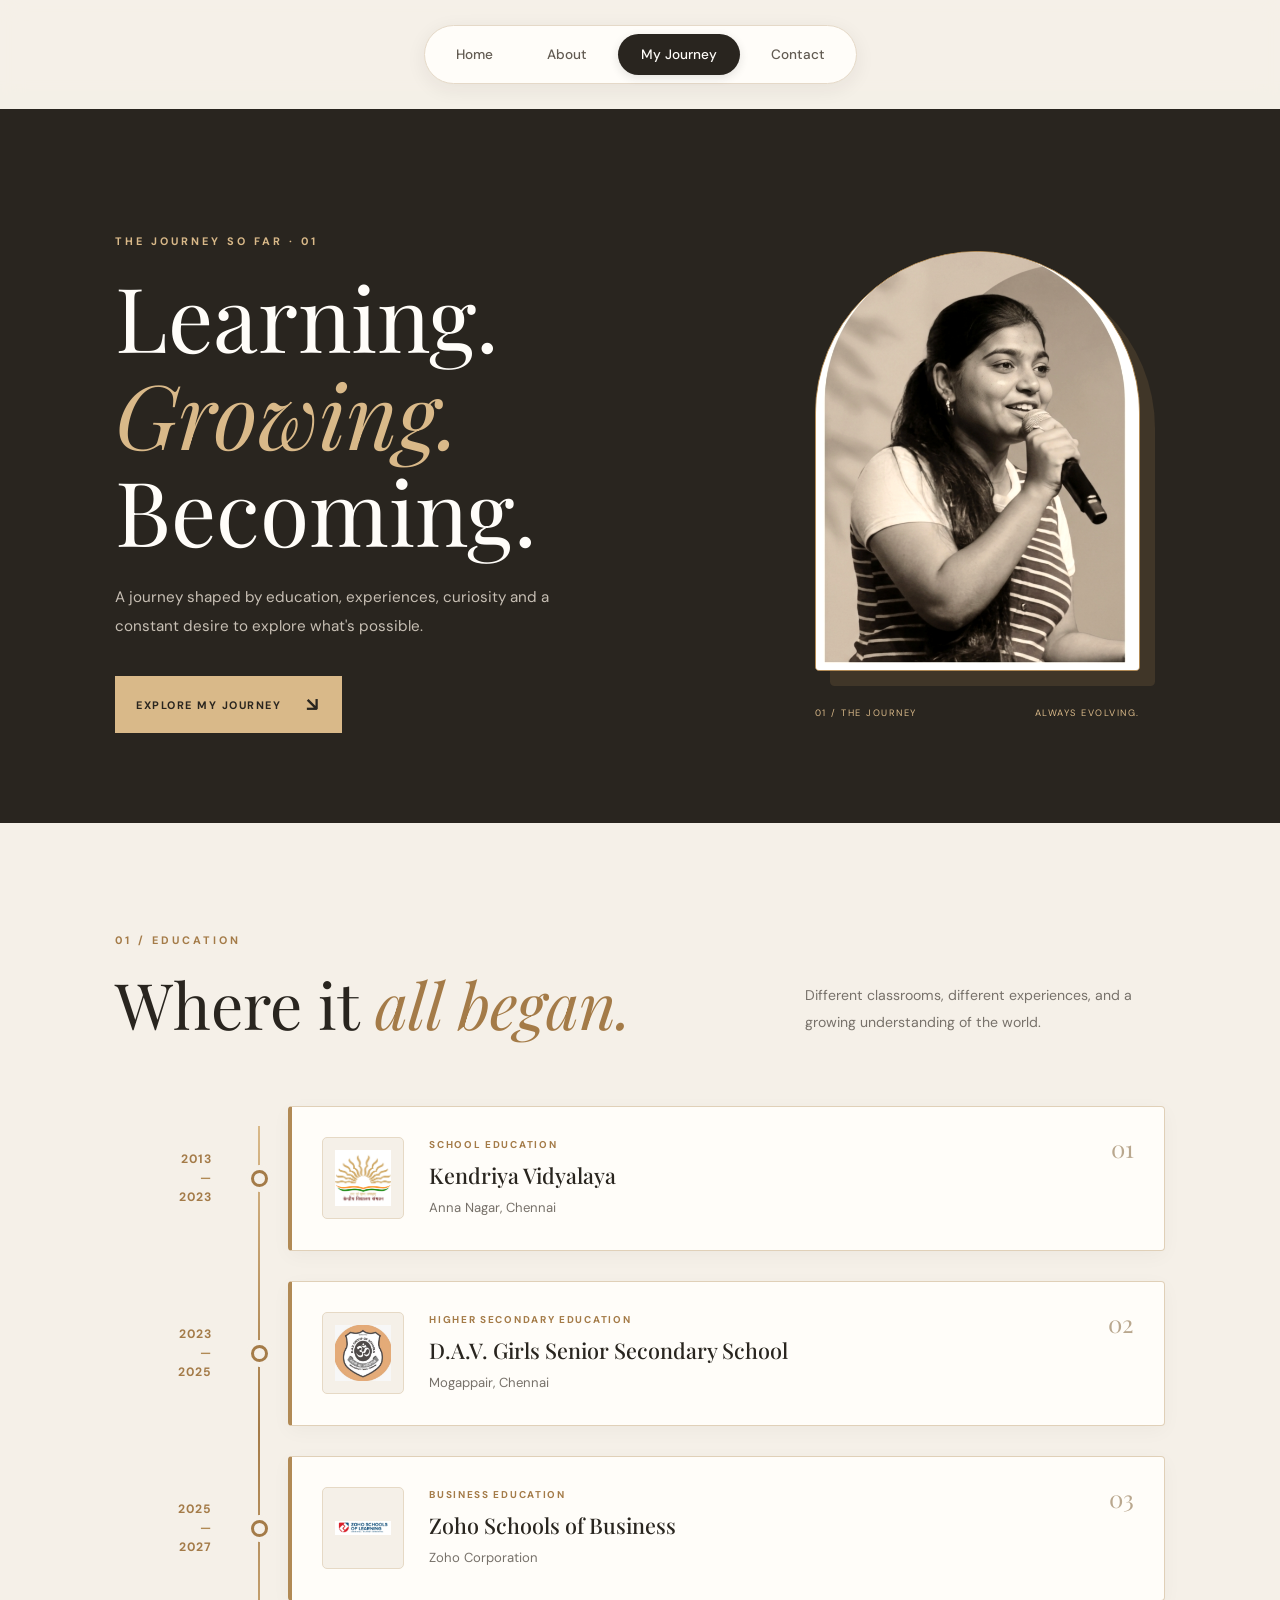
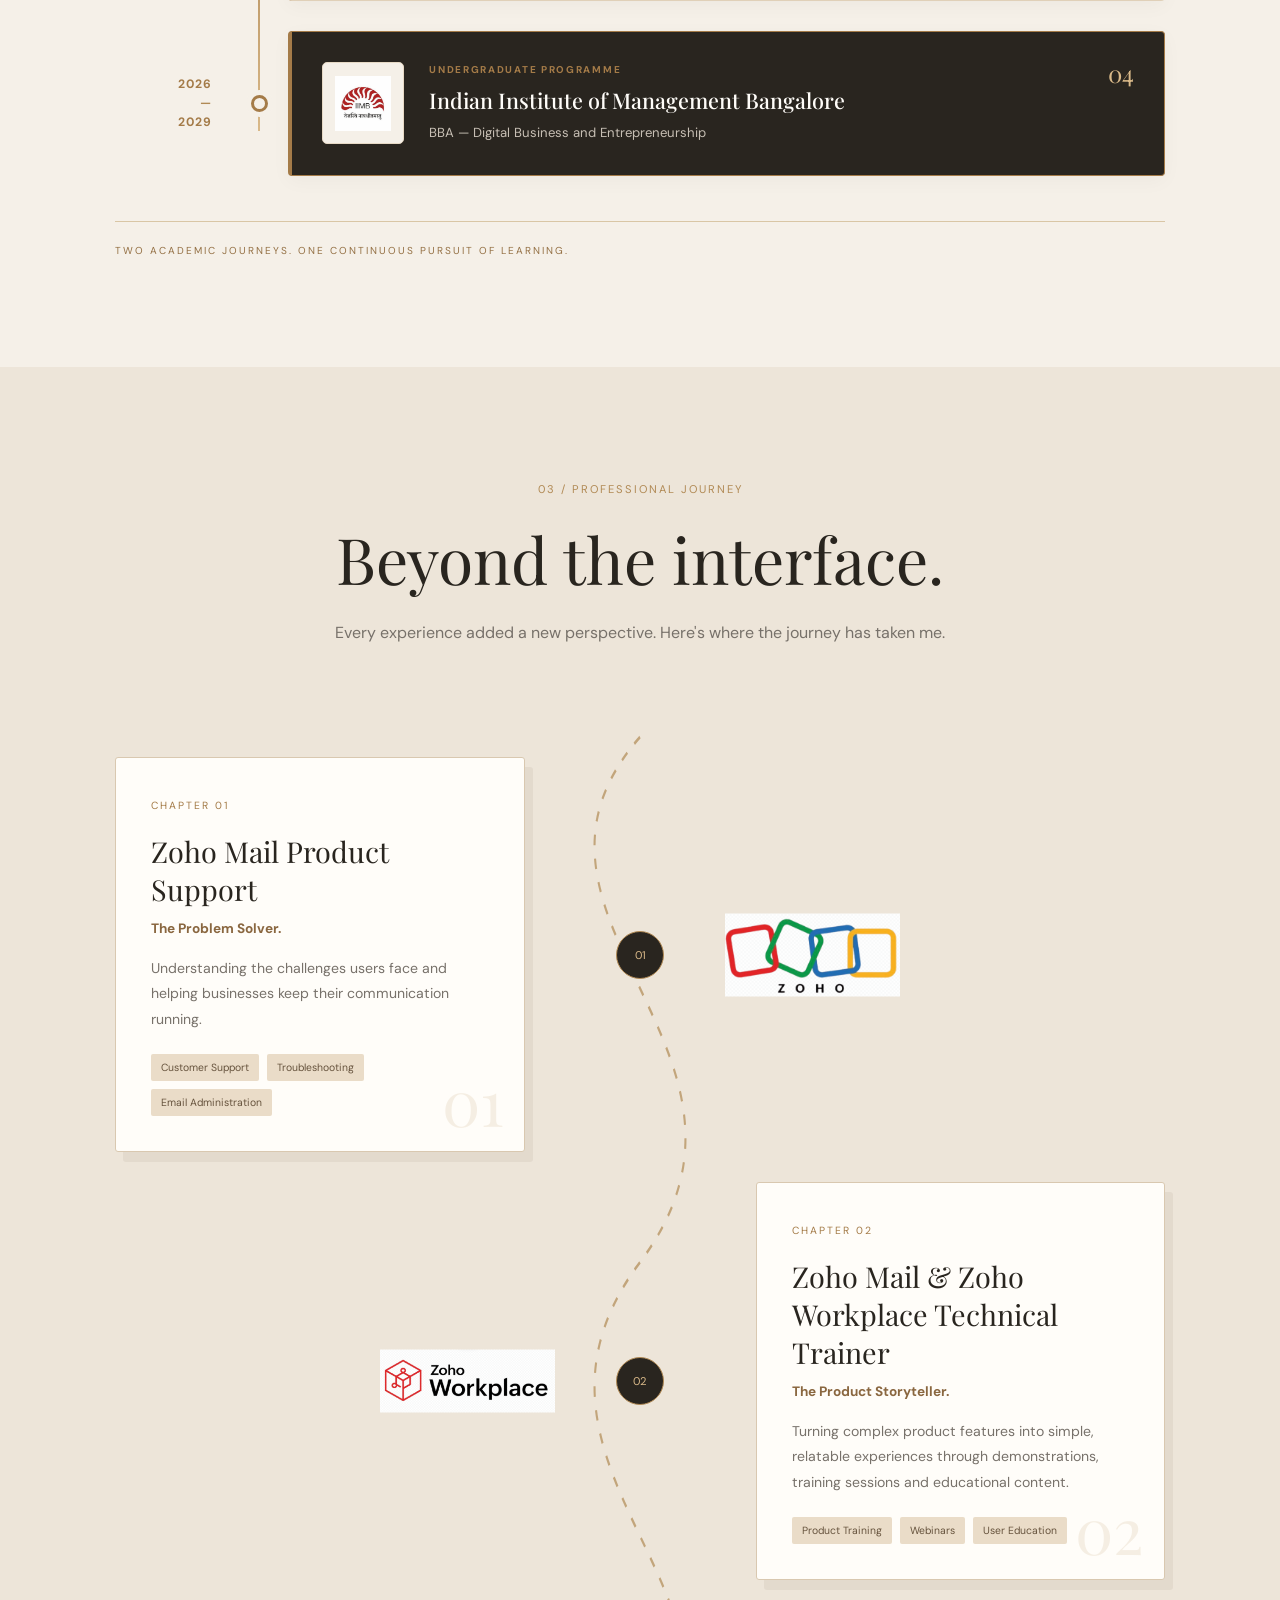
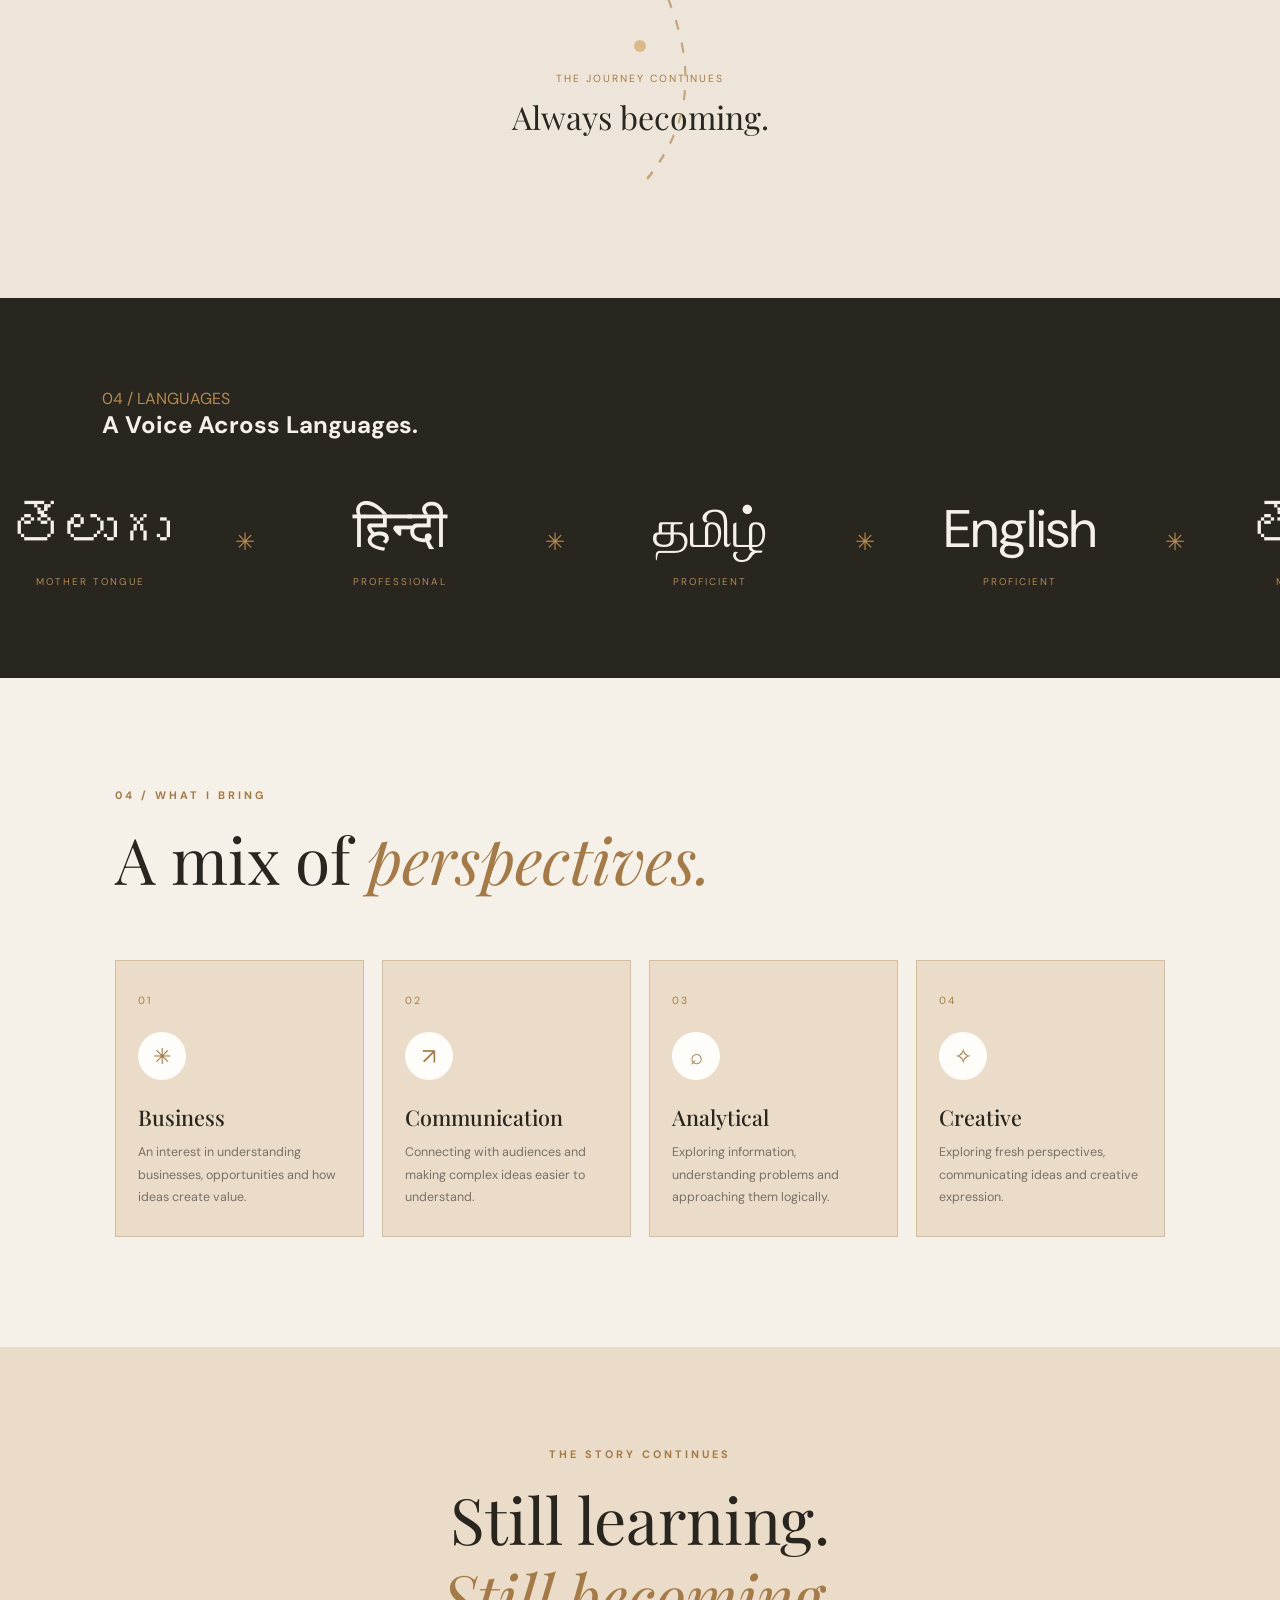
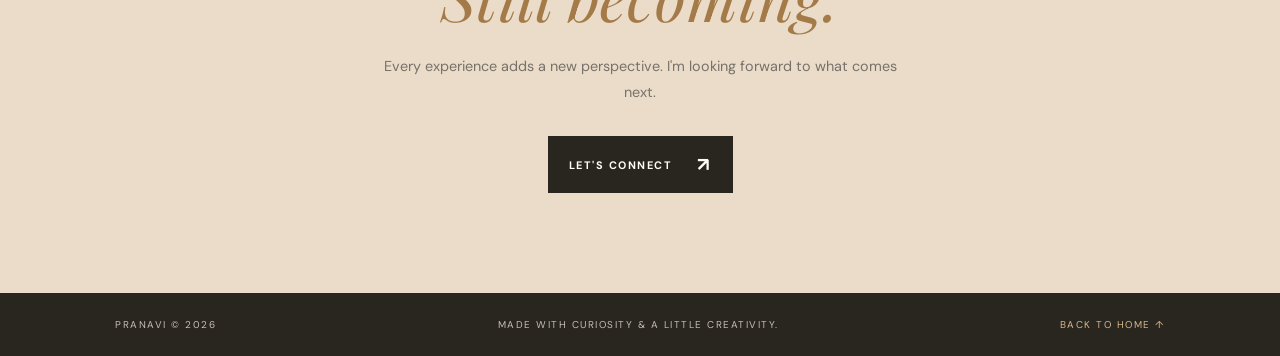
<file: resume.html>
<!DOCTYPE html>
<html lang="en">
<head>
    <meta charset="UTF-8">
    <meta name="viewport" content="width=device-width, initial-scale=1.0">
    <title>My Journey | Pranavi</title>

    <link rel="stylesheet" href="style.css">

    <link rel="preconnect" href="https://fonts.googleapis.com">
    <link rel="preconnect" href="https://fonts.gstatic.com" crossorigin>

    <link href="https://fonts.googleapis.com/css2?family=DM+Sans:wght@400;500;600;700&family=Playfair+Display:ital,wght@0,400;0,500;0,600;1,400;1,500&display=swap" rel="stylesheet">
</head>

<body class="resume-page">

    <!-- NAVIGATION -->

    <header class="navbar">
        <nav class="nav-menu" aria-label="Main navigation">
            <a href="index.html">Home</a>
            <a href="index.html#about">About</a>
            <a href="resume.html" class="active">My Journey</a>
            <a href="index.html#contact">Contact</a>
        </nav>
    </header>


    <!-- RESUME HERO -->

    <section class="resume-hero">

        <div class="resume-hero-inner">

            <div class="resume-hero-left">

                <p class="resume-eyebrow">
                    THE JOURNEY SO FAR · 01
                </p>

                <h1>
                    Learning.
                    <span>Growing.</span>
                    Becoming.
                </h1>

                <p class="resume-hero-description">
                    A journey shaped by education, experiences,
                    curiosity and a constant desire to explore
                    what's possible.
                </p>

                <a href="#education" class="resume-hero-button">
                    EXPLORE MY JOURNEY
                    <span>↘</span>
                </a>

            </div>

            
<div class="resume-hero-right resume-portrait-wrap">

    <div class="resume-portrait-frame">
       <img src="images/img2.png" alt="Portrait of Pranavi">
    </div>

    <div class="resume-portrait-caption">
        <span>01 / THE JOURNEY</span>
        <span>ALWAYS EVOLVING.</span>
    </div>

    <div class="resume-portrait-decoration"></div>

</div>


        </div>

    </section>


    <!-- EDUCATION -->

    <section class="resume-education" id="education">

        <div class="resume-heading">

            <div>
                <p class="resume-eyebrow">01 / EDUCATION</p>
                <h2>Where it <span>all began.</span></h2>
            </div>

            <p class="resume-heading-description">
                Different classrooms, different experiences,
                and a growing understanding of the world.
            </p>

        </div>


        <div class="education-timeline">

            <!-- SCHOOL 1 -->

            <article class="education-item">

                <div class="education-year">
                    <span>2013</span>
                    <span class="year-dash">—</span>
                    <span>2023</span>
                </div>

                <div class="education-dot"></div>

                <div class="education-card">

                    <div class="education-logo">
                        <img src="images/kv.png"
                             alt="Kendriya Vidyalaya logo">
                    </div>

                    <div class="education-details">

                        <p class="education-type">
                            SCHOOL EDUCATION
                        </p>

                        <h3>Kendriya Vidyalaya</h3>

                        <p>Anna Nagar, Chennai</p>

                    </div>

                    <span class="education-index">01</span>

                </div>

            </article>


            <!-- SCHOOL 2 -->

            <article class="education-item">

                <div class="education-year">
                    <span>2023</span>
                    <span class="year-dash">—</span>
                    <span>2025</span>
                </div>

                <div class="education-dot"></div>

                <div class="education-card">

                    <div class="education-logo">
                        <img src="images/dav.png"
                             alt="DAV Girls Senior Secondary School logo">
                    </div>

                    <div class="education-details">

                        <p class="education-type">
                            HIGHER SECONDARY EDUCATION
                        </p>

                        <h3>D.A.V. Girls Senior Secondary School</h3>

                        <p>Mogappair, Chennai</p>

                    </div>

                    <span class="education-index">02</span>

                </div>

            </article>


            <!-- ZOHO SCHOOLS -->

            <article class="education-item">

                <div class="education-year">
                    <span>2025</span>
                    <span class="year-dash">—</span>
                    <span>2027</span>
                </div>

                <div class="education-dot"></div>

                <div class="education-card">

                    <div class="education-logo">
                        <img src="images/zoho-schools.png"
                             alt="Zoho Schools of Business logo">
                    </div>

                    <div class="education-details">

                        <p class="education-type">
                            BUSINESS EDUCATION
                        </p>

                        <h3>Zoho Schools of Business</h3>

                        <p>Zoho Corporation</p>

                    </div>

                    <span class="education-index">03</span>

                </div>

            </article>


            <!-- IIM BANGALORE -->

            <article class="education-item">

                <div class="education-year">
                    <span>2026</span>
                    <span class="year-dash">—</span>
                    <span>2029</span>
                </div>

                <div class="education-dot"></div>

                <div class="education-card education-highlight">

                    <div class="education-logo">
                        <img src="images/iim-bangalore.png"
                             alt="IIM Bangalore logo">
                    </div>

                    <div class="education-details">

                        <p class="education-type">
                            UNDERGRADUATE PROGRAMME
                        </p>

                        <h3>Indian Institute of Management Bangalore</h3>

                        <p>BBA — Digital Business and Entrepreneurship</p>

                    </div>

                    <span class="education-index">04</span>

                </div>

            </article>

        </div>

        <p class="education-footnote">
            TWO ACADEMIC JOURNEYS. ONE CONTINUOUS PURSUIT OF LEARNING.
        </p>

    </section>


    
<!-- PROFESSIONAL EXPERIENCE -->

<section class="resume-experience" id="experience">

    <div class="experience-heading">
        <span class="section-kicker">03 / PROFESSIONAL JOURNEY</span>
        <h2>Beyond the interface.</h2>
        <p>
            Every experience added a new perspective.
            Here's where the journey has taken me.
        </p>
    </div>

    <div class="experience-trail">

        <!-- Winding pathway -->
        <svg class="trail-line" viewBox="0 0 1000 700"
             preserveAspectRatio="none" aria-hidden="true">
            <path
                class="trail-path"
                d="M500 0 C350 120 650 210 500 350
                   C350 490 650 580 500 700"
            />
        </svg>

        <!-- EXPERIENCE 01 -->
        <article class="trail-stop stop-left">

            <div class="trail-card">
                <span class="trail-chapter">CHAPTER 01</span>

                <h3>Zoho Mail Product Support</h3>

                <h4>The Problem Solver.</h4>

                <p>
                    Understanding the challenges users face and
                    helping businesses keep their communication running.
                </p>

                <div class="trail-tags">
                    <span>Customer Support</span>
                    <span>Troubleshooting</span>
                    <span>Email Administration</span>
                </div>

                <span class="trail-index">01</span>
            </div>

            <div class="trail-marker">
                <span>01</span>
            </div>

            <div class="trail-logo">
                <img src="images/zoho.png" alt="Zoho logo">
            </div>

        </article>


        <!-- EXPERIENCE 02 -->
        <article class="trail-stop stop-right">

            <div class="trail-card">
                <span class="trail-chapter">CHAPTER 02</span>

                <h3>Zoho Mail & Zoho Workplace Technical Trainer</h3>

                <h4>The Product Storyteller.</h4>

                <p>
                    Turning complex product features into simple,
                    relatable experiences through demonstrations,
                    training sessions and educational content.
                </p>

                <div class="trail-tags">
                    <span>Product Training</span>
                    <span>Webinars</span>
                    <span>User Education</span>
                </div>

                <span class="trail-index">02</span>
            </div>

            <div class="trail-marker">
                <span>02</span>
            </div>

            <div class="trail-logo">
                <img src="images/zoho-workplace.png"
                     alt="Zoho Workplace logo">
            </div>

        </article>


        <!-- END OF PATH -->
        <div class="trail-ending">
            <span class="trail-ending-dot"></span>
            <p>THE JOURNEY CONTINUES</p>
            <h3>Always becoming.</h3>
        </div>

    </div>

</section>


    <!-- LANGUAGES -->

    
<section class="resume-languages" id="languages">

    <div class="section-heading">
        <span class="section-kicker">04 / LANGUAGES</span>
        <h2>A Voice Across Languages.</h2>
    </div>

    <div class="language-marquee">
        <div class="language-track">

            <span class="language-item">
                <span class="language-native">తెలుగు</span>
                <span class="language-level">MOTHER TONGUE</span>
            </span>

            <span class="language-divider">✳</span>

            <span class="language-item">
                <span class="language-native">हिन्दी</span>
                <span class="language-level">PROFESSIONAL</span>
            </span>

            <span class="language-divider">✳</span>

            <span class="language-item">
                <span class="language-native">தமிழ்</span>
                <span class="language-level">PROFICIENT</span>
            </span>

            <span class="language-divider">✳</span>

            <span class="language-item">
                <span class="language-native">English</span>
                <span class="language-level">PROFICIENT</span>
            </span>

            <span class="language-divider">✳</span>

            <!-- Duplicate for seamless scrolling -->

            <span class="language-item">
                <span class="language-native">తెలుగు</span>
                <span class="language-level">MOTHER TONGUE</span>
            </span>

            <span class="language-divider">✳</span>

            <span class="language-item">
                <span class="language-native">हिन्दी</span>
                <span class="language-level">PROFESSIONAL</span>
            </span>

            <span class="language-divider">✳</span>

            <span class="language-item">
                <span class="language-native">தமிழ்</span>
                <span class="language-level">PROFICIENT</span>
            </span>

            <span class="language-divider">✳</span>

            <span class="language-item">
                <span class="language-native">English</span>
                <span class="language-level">PROFICIENT</span>
            </span>

            <span class="language-divider">✳</span>

        </div>
    </div>

</section>


    <!-- SKILLS -->

    <section class="resume-skills">

        <div class="resume-heading skills-heading">

            <div>
                <p class="resume-eyebrow">04 / WHAT I BRING</p>
                <h2>A mix of <span>perspectives.</span></h2>
            </div>

           

        </div>


        <div class="skills-grid">

            <article class="skill-card">
                <span class="skill-number">01</span>
                <div class="skill-icon">
                    <span>✳</span>
                </div>
                <h3>Business</h3>
                <p>
                    An interest in understanding businesses,
                    opportunities and how ideas create value.
                </p>
            </article>

            <article class="skill-card">
                <span class="skill-number">02</span>
                <div class="skill-icon">
                    <span>↗</span>
                </div>
                <h3>Communication</h3>
                <p>
                    Connecting with audiences and making
                    complex ideas easier to understand.
                </p>
            </article>

            <article class="skill-card">
                <span class="skill-number">03</span>
                <div class="skill-icon">
                    <span>⌕</span>
                </div>
                <h3>Analytical</h3>
                <p>
                    Exploring information, understanding
                    problems and approaching them logically.
                </p>
            </article>

            <article class="skill-card">
                <span class="skill-number">04</span>
                <div class="skill-icon">
                    <span>✧</span>
                </div>
                <h3>Creative</h3>
                <p>
                    Exploring fresh perspectives,
                    communicating ideas and creative expression.
                </p>
            </article>

        </div>

    </section>


    <!-- CLOSING SECTION -->

    <section class="resume-closing">

        <p class="resume-eyebrow">THE STORY CONTINUES</p>

        <h2>
            Still learning.
            <span>Still becoming.</span>
        </h2>

        <p>
            Every experience adds a new perspective.
            I'm looking forward to what comes next.
        </p>

        <a href="index.html#contact" class="resume-hero-button">
            LET'S CONNECT
            <span>↗</span>
        </a>

    </section>


    <!-- FOOTER -->

    <footer class="resume-footer">
        <p>PRANAVI © 2026</p>
        <p>MADE WITH CURIOSITY & A LITTLE CREATIVITY.</p>
        <a href="index.html">BACK TO HOME ↑</a>
    </footer>


</body>
</html>
</file>
<file: style.css>
/* =================================
   1. GLOBAL STYLES
================================= */

:root {
    --cream: #F5F0E8;
    --ivory: #FFFDF9;
    --charcoal: #24221F;
    --gold: #A47B48;
    --light-gold: #D9C6A5;
    --muted: #77716A;
}

* {
    margin: 0;
    padding: 0;
    box-sizing: border-box;
}

html {
    scroll-behavior: smooth;
}

body {
    background: var(--cream);
    color: var(--charcoal);
    font-family: 'DM Sans', sans-serif;
    overflow-x: hidden;
}

a {
    text-decoration: none;
    color: inherit;
}



/* =================================
   CENTRED EDITORIAL NAVIGATION
================================= */

.navbar {
    width: 100%;
    padding: 25px 20px;

    display: flex;
    justify-content: center;
    align-items: center;

    position: sticky;
    top: 0;
    z-index: 100;

    background: rgba(245, 240, 232, 0.92);
    backdrop-filter: blur(12px);
}

/* Navigation box */

.nav-menu {
    display: flex;
    justify-content: center;
    align-items: center;
    gap: 8px;

    padding: 8px;

    background: #FFFDF9;
    border: 1px solid #E5D9C8;
    border-radius: 50px;

    box-shadow: 0 5px 20px rgba(36, 34, 31, 0.07);
}

/* Navigation links */

.nav-menu a {
    padding: 12px 23px;

    font-family: 'DM Sans', sans-serif;
    font-size: 0.85rem;
    font-weight: 500;

    color: #625B52;
    text-decoration: none;

    border-radius: 50px;

    transition: all 0.3s ease;
}

/* Hover effect */

.nav-menu a:hover {
    background: #F2EAE0;
    color: #A47B48;
}

/* Active navigation link */

.nav-menu a.active {
    background: #29251F;
    color: #FFFDF9;
    box-shadow: 0 3px 10px rgba(36, 34, 31, 0.12);
}

/* Keyboard accessibility */

.nav-menu a:focus-visible {
    outline: 2px solid #A47B48;
    outline-offset: 3px;
}

/* Automatically highlight the selected section */

body:has(#about:target) .nav-menu a[href="#about"],
body:has(#contact:target) .nav-menu a[href="#contact"] {
    background: #29251F;
    color: #FFFDF9;
    box-shadow: 0 3px 10px rgba(36, 34, 31, 0.12);
}

body:has(#about:target) .nav-menu a.active,
body:has(#contact:target) .nav-menu a.active {
    background: transparent;
    color: #625B52;
    box-shadow: none;
}

/* Mobile navigation */

@media (max-width: 500px) {
    .navbar {
        padding: 18px 10px;
    }

    .nav-menu {
        gap: 2px;
        padding: 5px;
        width: 100%;
    }

    .nav-menu a {
        padding: 11px 12px;
        font-size: 0.72rem;
    }
}




/* =================================
   3. HERO SECTION
================================= */

.hero {
    display: grid;
    grid-template-columns: 0.9fr 1.1fr;
    align-items: center;
    gap: 55px;

    padding: 65px 8% 110px;
}

.hero-content {
    max-width: 560px;
}

.eyebrow {
    font-size: 0.72rem;
    font-weight: 600;
    letter-spacing: 2.5px;
    color: var(--gold);
    margin-bottom: 32px;
}

.hero-content h1 {
    font-family: 'Playfair Display', serif;
    font-size: clamp(3.8rem, 6vw, 5.5rem);
    line-height: 1.05;
    font-weight: 500;
    color: var(--charcoal);
    letter-spacing: -2px;
    margin-bottom: 45px;
}

.hero-content h1 span {
    color: var(--gold);
    font-style: italic;
}

.hero-content h2 {
    font-family: 'DM Sans', sans-serif;
    font-size: 1.25rem;
    line-height: 1.7;
    font-weight: 600;
    color: #49433C;
    margin-bottom: 18px;
}

.hero-description {
    color: var(--muted);
    font-size: 0.95rem;
    line-height: 1.9;
    max-width: 510px;
    margin-bottom: 30px;
}


/* =================================
   4. PRIMARY CTA
================================= */

.primary-cta {
    display: inline-flex;
    align-items: center;
    justify-content: center;
    gap: 30px;

    background: var(--charcoal);
    color: var(--ivory);

    padding: 20px 30px;
    margin-top: 5px;

    border: 1px solid var(--gold);
    border-radius: 2px;

    font-size: 0.85rem;
    font-weight: 700;
    letter-spacing: 1.5px;

    box-shadow: 0 8px 22px rgba(36, 34, 31, 0.16);
    transition: all 0.3s ease;
}

.primary-cta .cta-text {
    color: var(--ivory);
    font-size: 0.85rem;
}

.primary-cta .cta-arrow,
.primary-cta > span {
    color: var(--light-gold);
    font-size: 1.4rem;
}

.primary-cta:hover {
    background: var(--gold);
    color: white;
    transform: translateY(-4px);
    box-shadow: 0 12px 25px rgba(36, 34, 31, 0.2);
}

.primary-cta:hover span {
    color: white;
}

.cta-note {
    color: #8A8176;
    font-size: 0.8rem;
    margin-top: 15px;
}


/* =================================
   5. HERO IMAGE
================================= */

.hero-image-section {
    width: 100%;
    min-width: 0;
    position: relative;

    display: flex;
    flex-direction: column;
    align-items: center;
}

.image-frame {
    width: 100%;
    max-width: 520px;
    height: 620px;

    overflow: hidden;
    border-radius: 48% 48% 3px 3px;

    background: #E8DED0;
}

.image-frame img {
    width: 100%;
    height: 100%;

    object-fit: cover;
    object-position: center 30%;

    display: block;
}

.image-caption {
    margin-top: 20px;
    letter-spacing: 3px;
    font-size: 0.7rem;
    color: #8A7965;
    text-align: center;
}

.decorative-star {
    position: absolute;
    right: -5%;
    top: 8%;

    color: var(--gold);
    font-size: 2.5rem;
}

/* =================================
   ABOUT SECTION
================================= */

.about-section {
    background: var(--ivory);
    padding: 110px 8%;
}

/* MAIN TWO-COLUMN LAYOUT */

.about-layout {
    display: grid;
    grid-template-columns: minmax(0, 1fr) minmax(390px, 0.9fr);
    gap: 65px;
    align-items: center;
    max-width: 1400px;
    margin: 0 auto;
}

/* ABOUT TEXT */

.about-content {
    max-width: 620px;
    min-width: 0;
    justify-self: start;
}

.about-number {
    display: inline-block;
    font-size: 0.72rem;
    letter-spacing: 2.5px;
    color: var(--gold);
    margin-bottom: 24px;
}

.about-content h2 {
    font-family: 'Playfair Display', serif;
    font-size: clamp(2.3rem, 4vw, 3.5rem);
    line-height: 1.25;
    font-weight: 500;
    margin-bottom: 30px;
}

.about-content h2 span {
    color: var(--gold);
    font-style: italic;
}

.about-content p {
    font-size: 0.98rem;
    color: var(--muted);
    line-height: 1.9;
    margin-bottom: 18px;
}



/* =================================
   DISTINCTIVE JIGSAW PUZZLE
================================= */

.about-puzzle {
    width: 100%;
    max-width: 500px;
    justify-self: end;
}

.puzzle-label {
    font-size: 0.7rem;
    letter-spacing: 2.5px;
    color: var(--muted);
    margin: 0 0 22px 12px;
}

/* PUZZLE ARRANGEMENT */

.puzzle-grid {
    display: grid;
    grid-template-columns: repeat(2, minmax(0, 1fr));
    gap: 0;
    padding: 8px;
    overflow: visible;
}

/* EACH PUZZLE PIECE */

.puzzle-piece {
    position: relative;
    aspect-ratio: 200 / 160;
    min-width: 0;
    display: grid;
    place-items: center;
    isolation: isolate;
    transform: scale(1);
    transform-origin: center;
    transition:
        transform 0.35s cubic-bezier(.2,.8,.2,1),
        filter 0.35s ease;
    cursor: default;
}

/* SVG SHAPE */

.puzzle-piece svg {
    position: absolute;
    inset: 0;
    width: 100%;
    height: 100%;
    overflow: visible;
    z-index: -1;
}

.puzzle-piece svg path {
    stroke: var(--ivory);
    stroke-width: 3;
    stroke-linejoin: round;
    stroke-linecap: round;
}

/* PIECE COLOURS */

.piece-one svg path {
    fill: #D9BDAA;
}

.piece-two svg path {
    fill: #B9BDA9;
}

.piece-three svg path {
    fill: #C9AA9A;
}

.piece-four svg path {
    fill: #D5C8B5;
}

.piece-five svg path {
    fill: #C5B4A6;
}

.piece-six svg path {
    fill: #B7B9A5;
}

.piece-seven svg path {
    fill: #D8C3B1;
}

/* TEXT INSIDE PIECES */

.puzzle-text {
    display: flex;
    flex-direction: column;
    align-items: center;
    justify-content: center;
    text-align: center;
    padding: 10px;
    pointer-events: none;
}

.puzzle-number {
    font-family: 'Playfair Display', serif;
    font-size: clamp(2rem, 3.2vw, 2.8rem);
    line-height: 1;
    font-weight: 600;
    color: #40372F;
    margin-bottom: 9px;
}

.puzzle-description {
    font-size: 0.78rem;
    line-height: 1.35;
    letter-spacing: 0.3px;
    color: #51473F;
    font-weight: 500;
}

/* HOVER POP-UP EFFECT */

.puzzle-piece:hover {
    transform: scale(1.09);
    z-index: 10;
    filter: drop-shadow(0 9px 12px rgba(65, 48, 37, 0.18));
}

.puzzle-piece:hover .puzzle-number {
    color: #302820;
}

/* CAPTION */

.puzzle-caption {
    text-align: center;
    font-family: 'Playfair Display', serif;
    font-style: italic;
    font-size: 0.95rem;
    color: #8A7567;
    margin-top: 18px;
}

/* RESPONSIVE */

@media (max-width: 1000px) {
    .about-puzzle {
        justify-self: center;
        max-width: 520px;
    }
}

@media (max-width: 550px) {
    .puzzle-grid {
        padding: 4px;
    }

    .puzzle-number {
        font-size: 1.8rem;
    }

    .puzzle-description {
        font-size: 0.65rem;
    }

    .puzzle-piece:hover {
        transform: scale(1.04);
    }
}

@media (prefers-reduced-motion: reduce) {
    .puzzle-piece {
        transition: none;
    }
}



/* =========================================
   BEYOND THE RESUME
========================================= */

.interests-section {
    padding: 110px 8%;
    background: #F5F0E8;
    overflow: visible;
}

.interests-heading {
    max-width: 750px;
    margin-bottom: 55px;
}

.interests-heading .eyebrow {
    margin-bottom: 18px;
}

.interests-heading h2 {
    font-family: 'Playfair Display', serif;
    font-size: clamp(2.8rem, 5vw, 4rem);
    font-weight: 500;
    color: #29251F;
}

.interests-heading h2 span {
    color: #A47B48;
    font-style: italic;
}

.interests-intro {
    margin-top: 15px;
    color: #77716A;
    font-size: 0.95rem;
    line-height: 1.8;
}


/* =========================================
   CARD GRID
========================================= */

.interest-grid {
    display: grid;
    grid-template-columns: repeat(3, minmax(0, 1fr));
    gap: 22px;
    align-items: start;
}


/* =========================================
   MAIN CARDS
========================================= */

.interest-card {
    position: relative;
    min-width: 0;
    height: 275px;
    box-sizing: border-box;
    padding: 32px 27px;

    background: #EADCC8;
    border: 1.5px solid #A88B65;
    border-radius: 4px;

    transition: background 0.3s ease,
                border-color 0.3s ease,
                box-shadow 0.3s ease;
}

.interest-card summary {
    list-style: none;
    cursor: pointer;

    height: 100%;
    display: flex;
    flex-direction: column;
}

.interest-card summary::-webkit-details-marker {
    display: none;
}

.interest-card summary::marker {
    content: "";
}

.card-number {
    color: #947044;
    font-size: 0.68rem;
    font-weight: 700;
    letter-spacing: 2px;
}

.interest-card h3 {
    font-family: 'Playfair Display', serif;
    font-size: 1.65rem;
    font-weight: 500;
    color: #29251F;
    margin-top: 38px;
    margin-bottom: 15px;
}

.interest-card summary > p {
    color: #6F6961;
    font-size: 0.86rem;
    line-height: 1.8;
}


/* =========================================
   CARD CTA
========================================= */

.card-hint {
    display: inline-flex;
    justify-content: space-between;
    align-items: center;
    gap: 15px;

    width: fit-content;
    margin-top: auto;
    align-self: flex-start;

    padding: 10px 15px;

    background: #29251F;
    color: #FFFDF9;

    border: 1.5px solid #A47B48;
    border-radius: 3px;

    font-size: 0.65rem;
    font-weight: 700;
    letter-spacing: 1.5px;

    flex-shrink: 0;
    transition: all 0.3s ease;
}

.card-hint span {
    color: #E1C79F;
    font-size: 1.15rem;
    transition: transform 0.3s ease;
}

.interest-card:not([open]):hover {
    background: #E1CFB7;
    border-color: #947044;
    transform: translateY(-5px);
    box-shadow: 0 12px 28px rgba(36, 34, 31, 0.12);
}

.interest-card:not([open]):hover .card-hint {
    background: #B18A55;
    color: #24221F;
    border-color: #947044;
}

.interest-card:not([open]):hover .card-hint span {
    color: #24221F;
    transform: translate(4px, -4px);
}


/* =========================================
   DIM THE ENTIRE BACKGROUND
========================================= */

body:has(.interest-card[open]) {
    overflow: hidden;
}

body:has(.interest-card[open])::after {
    content: "";
    position: fixed;
    inset: 0;

    background: rgba(20, 18, 16, 0.82);
    backdrop-filter: blur(8px);
    -webkit-backdrop-filter: blur(8px);

    z-index: 999;
}


/* =========================================
   LARGE CENTRED MODAL
========================================= */

.interest-card[open] {
    position: fixed;
    z-index: 1000;

    top: 50%;
    left: 50%;

    width: min(1120px, 90vw);
    height: min(760px, 86vh);

    padding: 0;
    margin: 0;

    background: #FFFDF9;
    border: 1px solid #B18A55;
    border-radius: 5px;

    overflow-x: hidden;
    overflow-y: auto;

    transform: translate(-50%, -50%);

    box-shadow: 0 30px 100px rgba(0, 0, 0, 0.4);

    animation: spotlightOpen 0.35s ease;
}

@keyframes spotlightOpen {
    from {
        opacity: 0;
        transform: translate(-50%, -47%) scale(0.96);
    }

    to {
        opacity: 1;
        transform: translate(-50%, -50%) scale(1);
    }
}


/* =========================================
   CLOSE ICON
   THE ORIGINAL SUMMARY BECOMES THE BUTTON
========================================= */

.interest-card[open] > summary {
    position: absolute;
    top: 18px;
    right: 18px;
    z-index: 10;

    width: 44px;
    height: 44px;
    min-height: 44px;

    padding: 0;
    margin: 0;

    display: flex;
    align-items: center;
    justify-content: center;

    background: #29251F;
    border: 1px solid #B18A55;
    border-radius: 50%;

    cursor: pointer;

    transition: background 0.3s ease,
                transform 0.3s ease;
}

/* Hide the original card text while open */

.interest-card[open] > summary > * {
    display: none;
}

/* Display the close symbol */

.interest-card[open] > summary::after {
    content: "×";

    display: block;
    color: #FFFDF9;

    font-family: Arial, sans-serif;
    font-size: 30px;
    font-weight: 300;
    line-height: 1;
}

.interest-card[open] > summary:hover {
    background: #A47B48;
    transform: rotate(90deg);
}


/* =========================================
   EXPANDED PANEL
========================================= */

.interest-extra {
    display: none;
}

.interest-card[open] > .interest-extra {
    display: grid;
    grid-template-columns: 0.95fr 1.05fr;

    width: 100%;
    min-height: 100%;
}


/* =========================================
   CUSTOM SCROLLBAR
========================================= */

.interest-card[open]::-webkit-scrollbar {
    width: 6px;
}

.interest-card[open]::-webkit-scrollbar-track {
    background: #F5F0E8;
}

.interest-card[open]::-webkit-scrollbar-thumb {
    background: #A47B48;
    border-radius: 10px;
}


/* =========================================
   IMAGE AREA
========================================= */

.panel-image {
    position: sticky;
    top: 0;

    width: 100%;
    height: 100%;
    min-height: 650px;

    overflow: hidden;
    background: #EADCC8;
}

.panel-image img {
    width: 100%;
    height: 100%;
    min-height: 650px;

    object-fit: cover;
    display: block;
}

.image-tag {
    position: absolute;
    bottom: 20px;
    left: 20px;

    padding: 9px 13px;

    background: #29251F;
    color: #FFFDF9;

    font-size: 0.62rem;
    font-weight: 600;
    letter-spacing: 1.5px;
}


/* =========================================
   PANEL TEXT
========================================= */

.panel-content {
    padding: 65px 48px 45px;
}

.panel-kicker {
    color: #947044;
    font-size: 0.65rem;
    font-weight: 700;
    letter-spacing: 1.7px;
}

.panel-content h4 {
    font-family: 'Playfair Display', serif;
    font-size: 2.5rem;
    font-weight: 500;
    color: #29251F;
    margin-top: 12px;
}

.panel-subtitle {
    color: #625B52;
    font-family: 'Playfair Display', serif;
    font-size: 1rem;
    font-style: italic;
    line-height: 1.7;

    margin-top: 10px;
    margin-bottom: 30px;
}

.story-block {
    border-top: 1px solid #D8C9B5;
    padding: 17px 0;
}

.story-block h5 {
    color: #947044;
    font-size: 0.72rem;
    font-weight: 700;
    letter-spacing: 1px;
    text-transform: uppercase;
    margin-bottom: 8px;
}

.story-block p {
    color: #6F6961;
    font-size: 0.83rem;
    line-height: 1.85;
}

.story-highlight {
    background: #F5F0E8;
    border-left: 3px solid #A47B48;

    padding: 17px;
    margin-top: 10px;

    color: #49433C;
    font-family: 'Playfair Display', serif;
    font-size: 1rem;
    font-style: italic;
    line-height: 1.7;
}


/* =========================================
   SECTION CLOSING LINE
========================================= */

.explore-note {
    text-align: center;
    margin-top: 65px;

    color: #947044;
    font-size: 0.68rem;
    font-weight: 600;
    letter-spacing: 3px;
}


/* =========================================
   TABLET
========================================= */

@media (max-width: 850px) {

    .interest-grid {
        grid-template-columns: repeat(2, minmax(0, 1fr));
    }

    .interest-card[open] {
        width: 92vw;
        height: 88vh;
    }

    .interest-card[open] > .interest-extra {
        grid-template-columns: 0.85fr 1.15fr;
    }

    .panel-content {
        padding: 60px 30px 35px;
    }

    .panel-image,
    .panel-image img {
        min-height: 550px;
    }
}


/* =========================================
   MOBILE
========================================= */

@media (max-width: 600px) {

    .interests-section {
        padding: 75px 6%;
    }

    .interest-grid {
        grid-template-columns: 1fr;
        gap: 18px;
    }

    .interest-card {
        height: 275px;
    }

    .interest-card[open] {
        width: 94vw;
        height: 90vh;
    }

    .interest-card[open] > .interest-extra {
        grid-template-columns: 1fr;
    }

    .interest-card[open] > summary {
        top: 12px;
        right: 12px;
    }

    .panel-image {
        position: relative;
        height: 260px;
        min-height: 260px;
    }

    .panel-image img {
        height: 260px;
        min-height: 260px;
    }

    .panel-content {
        padding: 35px 25px;
    }

    .panel-content h4 {
        font-size: 2rem;
    }

    .explore-note {
        line-height: 1.8;
        margin-top: 45px;
    }
}


/* =========================================
   FIX: INTEREST CARD HOVER GLITCH
========================================= */

/* Prevent cards from jumping when hovered */

.interest-card,
.interest-card:hover,
.interest-card:focus-within {
    transform: none !important;
}

/* Keep a smooth hover effect without movement */

.interest-card:not([open]):hover {
    background: #E1CFB7;
    border-color: #947044;

    box-shadow: 0 12px 28px rgba(36, 34, 31, 0.12);

    z-index: 20;
}

/* Remove conflicting movement animations */

.interest-card[open] {
    animation: none !important;

    position: fixed;
    top: 50%;
    left: 50%;

    transform: translate(-50%, -50%) !important;

    transition: none !important;
}

/* Keep modal stable even when mouse moves over it */

.interest-card[open]:hover,
.interest-card[open]:focus-within {
    transform: translate(-50%, -50%) !important;
    box-shadow: 0 30px 100px rgba(0, 0, 0, 0.4);
}

/* Prevent the close button from affecting modal position */

.interest-card[open] > summary {
    transform: none;
}

.interest-card[open] > summary:hover {
    transform: none;
    background: #A47B48;
}

/* Keep the background overlay stable */

body:has(.interest-card[open])::after {
    pointer-events: none;
}

/* Ensure modal content remains above overlay */

.interest-card[open] {
    z-index: 1000;
}

/* Keep original hover colour on CTA */

.interest-card:not([open]):hover .card-hint {
    background: #B18A55;
    color: #24221F;
    border-color: #947044;
}

.interest-card:not([open]):hover .card-hint span {
    color: #24221F;
    transform: translate(4px, -4px);
}






/* =================================
   8. FOOTER
================================= */

footer {
    background: var(--charcoal);
    color: var(--ivory);

    padding: 75px 8% 30px;

    display: grid;
    grid-template-columns: 1fr auto;
    align-items: center;
    gap: 35px;
}

footer .eyebrow {
    color: var(--light-gold);
    margin-bottom: 18px;
}

footer h2 {
    font-family: 'Playfair Display', serif;
    font-size: 2.4rem;
    font-weight: 500;
    max-width: 550px;
}

.footer-link {
    color: var(--light-gold);
    font-size: 0.85rem;
    font-weight: 600;
    letter-spacing: 1.5px;

    border-bottom: 1px solid var(--gold);
    padding-bottom: 8px;
}

.copyright {
    grid-column: 1 / -1;
    border-top: 1px solid #49433C;
    padding-top: 25px;

    color: #AAA198;
    font-size: 0.75rem;
}


/* =================================
   9. RESPONSIVE DESIGN
================================= */

@media (max-width: 900px) {

    .navbar {
        padding: 20px 5%;
    }

    .navbar nav {
        gap: 18px;
    }

    .hero {
        gap: 30px;
        padding: 55px 5% 80px;
    }

    .image-frame {
        height: 500px;
    }

    .about-section {
        gap: 40px;
        padding: 80px 5%;
    }

    .interests-section {
        padding: 80px 5%;
    }
}

@media (max-width: 768px) {

    .navbar {
        flex-wrap: wrap;
        gap: 20px;
    }

    .navbar nav {
        order: 3;
        width: 100%;
        justify-content: space-between;
        gap: 10px;
    }

    .nav-cta {
        font-size: 0.7rem;
        padding: 10px 12px;
    }

    .hero {
        grid-template-columns: 1fr;
        gap: 45px;
        padding: 45px 6% 75px;
    }

    .hero-content h1 {
        font-size: 3.8rem;
    }

    .image-frame {
        max-width: 450px;
        height: 520px;
    }

    .decorative-star {
        right: 0;
    }

    .about-section {
        grid-template-columns: 1fr;
        gap: 35px;
        padding: 70px 6%;
    }

    .interests-section {
        padding: 70px 6%;
    }

    .interest-grid {
        grid-template-columns: 1fr;
    }

    footer {
        grid-template-columns: 1fr;
        padding: 60px 6% 25px;
    }

    footer h2 {
        font-size: 2rem;
    }

    .copyright {
        grid-column: 1;
    }
}

@media (max-width: 420px) {

    .navbar nav a {
        font-size: 0.72rem;
    }

    .hero-content h1 {
        font-size: 3.2rem;
    }

    .hero-content h2 {
        font-size: 1.05rem;
    }

    .image-frame {
        height: 430px;
    }

    .primary-cta {
        padding: 17px 20px;
        gap: 20px;
    }
}

/* =========================================
   GET IN TOUCH
========================================= */

.contact-section {
    padding: 110px 8%;
    background: #29251F;
    color: #FFFDF9;
}

.contact-content {
    max-width: 1100px;
    margin: auto;
    text-align: center;
}

.contact-section .eyebrow {
    color: #D9B989;
    font-size: 0.7rem;
    font-weight: 700;
    letter-spacing: 3px;
    margin-bottom: 20px;
}

.contact-section h2 {
    font-family: 'Playfair Display', serif;
    font-size: clamp(2.8rem, 5vw, 4.2rem);
    font-weight: 500;
    line-height: 1.2;
    color: #FFFDF9;
}

.contact-section h2 span {
    display: block;
    color: #D9B989;
    font-style: italic;
}

.contact-description {
    max-width: 570px;
    margin: 22px auto 55px;

    color: #C7BFB4;
    font-size: 0.95rem;
    line-height: 1.9;
}

/* CONTACT CARDS */

.contact-links {
    display: grid;
    grid-template-columns: repeat(3, minmax(0, 1fr));
    gap: 20px;
}

.contact-card {
    position: relative;
    display: flex;
    flex-direction: column;
    align-items: flex-start;

    min-height: 190px;
    padding: 27px;

    text-align: left;
    text-decoration: none;

    background: #38332C;
    border: 1px solid #75634D;
    border-radius: 4px;

    transition: all 0.3s ease;
}

.contact-card:hover {
    background: #EADCC8;
    border-color: #D9B989;
    transform: translateY(-6px);
    box-shadow: 0 12px 28px rgba(0, 0, 0, 0.2);
}

/* ICONS */

.contact-icon {
    display: flex;
    align-items: center;
    justify-content: center;

    width: 48px;
    height: 48px;

    background: #EADCC8;
    border-radius: 50%;

    margin-bottom: 25px;
    transition: background 0.3s ease;
}

.contact-icon img {
    width: 23px;
    height: 23px;
    object-fit: contain;
    filter: brightness(0) saturate(100%) invert(13%) sepia(8%) saturate(700%) hue-rotate(356deg);
}

.contact-card:hover .contact-icon {
    background: #FFFDF9;
}

/* CONTACT TEXT */

.contact-label {
    color: #D9B989;
    font-size: 0.65rem;
    font-weight: 700;
    letter-spacing: 2px;
    margin-bottom: 9px;
}

.contact-detail {
    color: #FFFDF9;
    font-family: 'Playfair Display', serif;
    font-size: 1.1rem;
    overflow-wrap: anywhere;
    transition: color 0.3s ease;
}

.contact-card:hover .contact-label,
.contact-card:hover .contact-detail {
    color: #29251F;
}

/* ARROW */

.contact-arrow {
    position: absolute;
    top: 25px;
    right: 25px;

    color: #D9B989;
    font-size: 1.3rem;

    transition: all 0.3s ease;
}

.contact-card:hover .contact-arrow {
    color: #29251F;
    transform: translate(4px, -4px);
}

/* FOOTER LINE */

.contact-footer {
    margin-top: 75px;
    padding-top: 25px;

    border-top: 1px solid #62564A;

    color: #B8AA99;
    font-size: 0.65rem;
    letter-spacing: 2.5px;
}

/* =========================================
   RESPONSIVE
========================================= */

@media (max-width: 750px) {

    .contact-links {
        grid-template-columns: 1fr;
    }

    .contact-card {
        min-height: 155px;
    }

    .contact-section {
        padding: 80px 7%;
    }

}

@media (max-width: 450px) {

    .contact-description {
        font-size: 0.88rem;
    }

    .contact-card {
        padding: 22px;
    }

}


/* =========================================
   RESUME PAGE — GLOBAL
========================================= */

.resume-page {
    background: #F5F0E8;
    color: #29251F;
    overflow-x: hidden;
}

.resume-page * {
    box-sizing: border-box;
}

.resume-page section {
    position: relative;
}

.resume-eyebrow {
    color: #A47B48;
    font-size: 0.68rem;
    font-weight: 700;
    letter-spacing: 3px;
    margin-bottom: 20px;
}


/* =========================================
   RESUME HERO
========================================= */

.resume-hero {
    min-height: 570px;
    padding: 125px 9% 90px;
    background: #29251F;
    color: #FFFDF9;
    overflow: hidden;
}

.resume-hero-inner {
    max-width: 1150px;
    margin: auto;
    display: grid;
    grid-template-columns: 1.3fr 0.7fr;
    align-items: center;
    gap: 50px;
}

.resume-hero .resume-eyebrow {
    color: #D9B989;
}

.resume-hero h1 {
    font-family: 'Playfair Display', serif;
    font-size: clamp(3.5rem, 7vw, 6rem);
    font-weight: 400;
    line-height: 1.08;
    margin-bottom: 25px;
}

.resume-hero h1 span {
    display: block;
    color: #D9B989;
    font-style: italic;
}

.resume-hero-description {
    max-width: 490px;
    color: #C7BFB4;
    font-size: 0.95rem;
    line-height: 1.9;
    margin-bottom: 35px;
}

.resume-hero-button {
    display: inline-flex;
    align-items: center;
    justify-content: space-between;
    gap: 25px;
    padding: 15px 20px;
    background: #D9B989;
    border: 1px solid #D9B989;
    color: #29251F;
    font-size: 0.68rem;
    font-weight: 700;
    letter-spacing: 1.5px;
    text-decoration: none;
    transition: 0.3s ease;
}

.resume-hero-button span {
    font-size: 1.2rem;
}

.resume-hero-button:hover {
    background: transparent;
    color: #D9B989;
    transform: translateY(-4px);
}

.resume-hero-right {
    position: relative;
    min-height: 310px;
    display: flex;
    align-items: center;
    justify-content: center;
    border: 1px solid #75634D;
    background:
        radial-gradient(circle at 50% 45%, #494035 0%, #29251F 70%);
}

.resume-hero-decoration {
    display: flex;
    flex-direction: column;
    text-align: center;
    gap: 8px;
    color: #D9B989;
    letter-spacing: 5px;
    font-size: 0.75rem;
}

.resume-hero-decoration strong {
    font-family: 'Playfair Display', serif;
    font-size: clamp(2rem, 4vw, 3.5rem);
    font-weight: 400;
    letter-spacing: 1px;
}

.resume-hero-number {
    position: absolute;
    bottom: -30px;
    right: 15px;
    font-family: 'Playfair Display', serif;
    font-size: 8rem;
    line-height: 1;
    color: rgba(217, 185, 137, 0.12);
}

.resume-hero-caption {
    position: absolute;
    left: 22px;
    bottom: 20px;
    color: #C7BFB4;
    font-size: 0.6rem;
    letter-spacing: 2px;
    line-height: 1.8;
}


/* =========================================
   SECTION HEADINGS
========================================= */

.resume-heading {
    max-width: 1150px;
    margin: 0 auto 65px;
    display: flex;
    justify-content: space-between;
    align-items: flex-end;
    gap: 40px;
}

.resume-heading h2,
.language-heading h2 {
    font-family: 'Playfair Display', serif;
    font-size: clamp(2.5rem, 5vw, 4rem);
    font-weight: 400;
    line-height: 1.15;
}

.resume-heading h2 span,
.language-heading h2 span {
    color: #A47B48;
    font-style: italic;
}

.resume-heading-description {
    max-width: 360px;
    color: #77716A;
    font-size: 0.88rem;
    line-height: 1.9;
    padding-bottom: 5px;
}


/* =========================================
   EDUCATION SECTION
========================================= */

.resume-education {
    padding: 110px 9%;
    background: #F5F0E8;
}

.education-timeline {
    position: relative;
    max-width: 1050px;
    margin: auto;
}

.education-timeline::before {
    content: "";
    position: absolute;
    left: 143px;
    top: 20px;
    bottom: 45px;
    width: 2px;
    background: linear-gradient(
        to bottom,
        #D9B989,
        #A47B48,
        #D9B989
    );
}

.education-item {
    position: relative;
    display: grid;
    grid-template-columns: 115px 58px minmax(0, 1fr);
    align-items: center;
    gap: 0;
    margin-bottom: 30px;
    opacity: 1;
    transform: translateY(0);
}

@supports (animation-timeline: view()) {
    .education-item {
        animation: resumeReveal linear both;
        animation-timeline: view();
        animation-range: entry 0% entry 45%;
    }
}

.education-year {
    display: flex;
    flex-direction: column;
    align-items: flex-end;
    gap: 3px;
    padding-right: 18px;
    color: #A47B48;
    font-size: 0.76rem;
    font-weight: 700;
    letter-spacing: 1px;
}

.year-dash {
    color: #B18A55;
}

.education-dot {
    position: relative;
    z-index: 2;
    justify-self: center;
    width: 17px;
    height: 17px;
    background: #F5F0E8;
    border: 3px solid #A47B48;
    border-radius: 50%;
    box-shadow: 0 0 0 5px #F5F0E8;
}

.education-card {
    position: relative;
    display: flex;
    align-items: center;
    gap: 25px;
    min-height: 145px;
    padding: 25px 30px;
    background: #FFFDF9;
    border: 1px solid #E0D0B8;
    border-left: 4px solid #B18A55;
    border-radius: 4px;
    box-shadow: 0 5px 20px rgba(41, 37, 31, 0.035);
    transition: 0.3s ease;
}

.education-card:hover {
    transform: translateX(7px);
    border-color: #B18A55;
    box-shadow: 0 14px 30px rgba(41, 37, 31, 0.09);
}

.education-highlight {
    background: #29251F;
    border-color: #A47B48;
}

.education-highlight .education-details h3 {
    color: #FFFDF9;
}

.education-highlight .education-details > p:last-child {
    color: #C7BFB4;
}

.education-highlight .education-index {
    color: #D9B989;
}

/* ALL EDUCATION LOGOS HAVE IDENTICAL DIMENSIONS */

.education-logo {
    width: 82px;
    height: 82px;
    min-width: 82px;
    flex-shrink: 0;
    display: flex;
    align-items: center;
    justify-content: center;
    padding: 12px;
    background: #F5F0E8;
    border: 1px solid #E6D9C5;
    border-radius: 5px;
}

.education-logo img {
    display: block;
    width: 100%;
    height: 100%;
    max-width: 100%;
    max-height: 100%;
    object-fit: contain;
}

.education-details {
    flex: 1;
    min-width: 0;
}

.education-type {
    color: #A47B48;
    font-size: 0.62rem;
    font-weight: 700;
    letter-spacing: 1.7px;
    margin-bottom: 9px;
}

.education-details h3 {
    color: #29251F;
    font-family: 'Playfair Display', serif;
    font-size: 1.35rem;
    font-weight: 500;
    line-height: 1.4;
    margin-bottom: 7px;
}

.education-details > p:last-child {
    color: #77716A;
    font-size: 0.82rem;
    line-height: 1.6;
}

.education-index {
    align-self: flex-start;
    color: #B9A78E;
    font-family: 'Playfair Display', serif;
    font-size: 1.5rem;
}

.education-footnote {
    max-width: 1050px;
    margin: 45px auto 0;
    padding-top: 22px;
    border-top: 1px solid #D9C6A5;
    color: #947044;
    font-size: 0.63rem;
    letter-spacing: 2px;
}


/* =========================================
   EXPERIENCE SECTION
========================================= */

.resume-experience {
    padding: 110px 9%;
    background: #EADCC8;
}

.experience-company {
    max-width: 1050px;
    margin: 0 auto 30px;
    padding: 30px;
    display: grid;
    grid-template-columns: auto 1fr auto;
    align-items: center;
    gap: 30px;
    background: #29251F;
    color: #FFFDF9;
    border-radius: 5px;
}

.company-brand {
    display: flex;
    align-items: center;
    gap: 18px;
}

.company-logo {
    width: 68px;
    height: 68px;
    min-width: 68px;
    padding: 10px;
    display: flex;
    align-items: center;
    justify-content: center;
    background: #FFFDF9;
    border-radius: 4px;
}

.company-logo img {
    width: 100%;
    height: 100%;
    object-fit: contain;
}

.company-label {
    color: #D9B989;
    font-size: 0.6rem;
    letter-spacing: 2px;
    margin-bottom: 7px;
}

.company-brand h3 {
    font-family: 'Playfair Display', serif;
    font-size: 1.5rem;
    font-weight: 400;
}

.company-line {
    height: 1px;
    background: #75634D;
}

.company-description {
    max-width: 260px;
    color: #C7BFB4;
    font-size: 0.78rem;
    line-height: 1.7;
}

.experience-roles {
    max-width: 1050px;
    margin: auto;
    display: grid;
    grid-template-columns: repeat(2, minmax(0, 1fr));
    gap: 25px;
}

.experience-card {
    padding: 30px;
    background: #FFFDF9;
    border: 1px solid #D9C6A5;
    border-radius: 5px;
    transition: 0.3s ease;
}

.experience-card:hover {
    transform: translateY(-6px);
    box-shadow: 0 15px 35px rgba(41, 37, 31, 0.09);
}

.experience-card-featured {
    background: #29251F;
    border-color: #A47B48;
    color: #FFFDF9;
}

.experience-card-top {
    display: flex;
    align-items: flex-start;
    justify-content: space-between;
    margin-bottom: 30px;
}

.experience-product-logo {
    width: 65px;
    height: 65px;
    min-width: 65px;
    padding: 10px;
    display: flex;
    align-items: center;
    justify-content: center;
    background: #F5F0E8;
    border: 1px solid #E6D9C5;
    border-radius: 5px;
}

.experience-product-logo img {
    width: 100%;
    height: 100%;
    object-fit: contain;
}

.experience-product-logos {
    display: flex;
    gap: 12px;
}

.experience-number {
    color: #B18A55;
    font-family: 'Playfair Display', serif;
    font-size: 2rem;
}

.experience-category {
    color: #A47B48;
    font-size: 0.62rem;
    font-weight: 700;
    letter-spacing: 2px;
    margin-bottom: 12px;
}

.experience-card h3 {
    font-family: 'Playfair Display', serif;
    font-size: 1.8rem;
    font-weight: 500;
    line-height: 1.3;
    margin-bottom: 8px;
}

.experience-card-featured h3 {
    color: #FFFDF9;
}

.experience-role {
    color: #A47B48;
    font-size: 0.83rem;
}

.experience-divider {
    height: 1px;
    background: #E6D9C5;
    margin: 24px 0;
}

.experience-card-featured .experience-divider {
    background: #75634D;
}

.experience-description {
    color: #77716A;
    font-size: 0.86rem;
    line-height: 1.9;
    min-height: 95px;
}

.experience-card-featured .experience-description {
    color: #C7BFB4;
}

.experience-tags {
    display: flex;
    flex-wrap: wrap;
    gap: 8px;
    margin-top: 22px;
}

.experience-tags span {
    padding: 8px 10px;
    background: #F1E9DE;
    color: #6C5841;
    font-size: 0.65rem;
    border-radius: 2px;
}

.experience-card-featured .experience-tags span {
    background: #41392F;
    color: #D9B989;
}


/* =========================================
   LANGUAGES
========================================= */

.resume-languages {
    padding: 110px 9%;
    background: #29251F;
    color: #FFFDF9;
}

.language-heading {
    max-width: 750px;
    margin: 0 auto 55px;
    text-align: center;
}

.language-heading .resume-eyebrow {
    color: #D9B989;
}

.language-heading h2 {
    margin-bottom: 18px;
}

.language-heading h2 span {
    color: #D9B989;
}

.language-heading > p:last-child {
    color: #C7BFB4;
    font-size: 0.88rem;
    line-height: 1.8;
}

.language-grid {
    max-width: 1050px;
    margin: auto;
    display: grid;
    grid-template-columns: repeat(4, minmax(0, 1fr));
    gap: 15px;
}

.language-card {
    position: relative;
    padding: 28px 22px;
    min-height: 190px;
    background: #38332C;
    border: 1px solid #75634D;
    transition: 0.3s ease;
}

.language-card:hover {
    background: #EADCC8;
    transform: translateY(-6px);
}

.language-number {
    color: #D9B989;
    font-size: 0.65rem;
    letter-spacing: 2px;
}

.language-card h3 {
    margin-top: 25px;
    font-family: 'Playfair Display', serif;
    font-size: 1.6rem;
    font-weight: 400;
    color: #FFFDF9;
}

.language-card p {
    margin-top: 7px;
    color: #C7BFB4;
    font-size: 0.72rem;
}

.language-card:hover h3 {
    color: #29251F;
}

.language-card:hover p {
    color: #77716A;
}

.language-card:hover .language-number {
    color: #A47B48;
}

.language-line {
    height: 2px;
    background: #62564A;
    margin-top: 22px;
}

.language-line span {
    display: block;
    width: 100%;
    height: 2px;
    background: #D9B989;
}

.language-card:hover .language-line {
    background: #C6A779;
}

.language-card:hover .language-line span {
    background: #A47B48;
}


/* =========================================
   SKILLS
========================================= */

.resume-skills {
    padding: 110px 9%;
    background: #F5F0E8;
}

.skills-grid {
    max-width: 1050px;
    margin: auto;
    display: grid;
    grid-template-columns: repeat(4, minmax(0, 1fr));
    gap: 18px;
}

.skill-card {
    position: relative;
    min-height: 270px;
    padding: 27px 22px;
    background: #EADCC8;
    border: 1px solid #D4BE9D;
    transition: 0.3s ease;
}

.skill-card:hover {
    background: #29251F;
    transform: translateY(-7px);
    box-shadow: 0 15px 30px rgba(41, 37, 31, 0.12);
}

.skill-number {
    color: #A47B48;
    font-size: 0.65rem;
    letter-spacing: 2px;
}

.skill-icon {
    width: 48px;
    height: 48px;
    margin: 23px 0;
    display: flex;
    align-items: center;
    justify-content: center;
    background: #FFFDF9;
    color: #A47B48;
    border-radius: 50%;
    font-size: 1.4rem;
}

.skill-card h3 {
    font-family: 'Playfair Display', serif;
    font-size: 1.35rem;
    font-weight: 500;
    margin-bottom: 10px;
    color: #29251F;
}

.skill-card p {
    color: #77716A;
    font-size: 0.78rem;
    line-height: 1.8;
}

.skill-card:hover h3 {
    color: #FFFDF9;
}

.skill-card:hover p {
    color: #C7BFB4;
}

.skill-card:hover .skill-icon {
    background: #D9B989;
}


/* =========================================
   CLOSING SECTION
========================================= */

.resume-closing {
    padding: 100px 8%;
    text-align: center;
    background: #EADCC8;
}

.resume-closing .resume-eyebrow {
    color: #A47B48;
}

.resume-closing h2 {
    font-family: 'Playfair Display', serif;
    font-size: clamp(2.6rem, 5vw, 4.5rem);
    font-weight: 400;
    line-height: 1.2;
    margin-bottom: 20px;
}

.resume-closing h2 span {
    display: block;
    color: #A47B48;
    font-style: italic;
}

.resume-closing > p:not(.resume-eyebrow) {
    color: #77716A;
    font-size: 0.9rem;
    line-height: 1.8;
    max-width: 520px;
    margin: 0 auto 30px;
}

.resume-closing .resume-hero-button {
    background: #29251F;
    border-color: #29251F;
    color: #FFFDF9;
}

.resume-closing .resume-hero-button:hover {
    background: transparent;
    color: #29251F;
    border-color: #29251F;
}


/* =========================================
   FOOTER
========================================= */

.resume-footer {
    display: flex;
    justify-content: space-between;
    align-items: center;
    flex-wrap: wrap;
    gap: 15px;
    padding: 25px 9%;
    background: #29251F;
    color: #C7BFB4;
}

.resume-footer p,
.resume-footer a {
    font-size: 0.62rem;
    letter-spacing: 1.5px;
}

.resume-footer a {
    color: #D9B989;
    text-decoration: none;
}

.resume-footer a:hover {
    color: #FFFDF9;
}


/* =========================================
   SCROLL ANIMATION
========================================= */

@keyframes resumeReveal {
    from {
        opacity: 0;
        transform: translateY(30px);
    }

    to {
        opacity: 1;
        transform: translateY(0);
    }
}


/* =========================================
   RESPONSIVE DESIGN
========================================= */

@media (max-width: 900px) {

    .resume-hero-inner {
        grid-template-columns: 1fr 0.7fr;
        gap: 25px;
    }

    .education-timeline::before {
        left: 118px;
    }

    .education-item {
        grid-template-columns: 90px 58px minmax(0, 1fr);
    }

    .education-card {
        gap: 17px;
        padding: 22px;
    }

    .language-grid,
    .skills-grid {
        grid-template-columns: repeat(2, minmax(0, 1fr));
    }

    .experience-company {
        grid-template-columns: 1fr;
        gap: 15px;
    }

    .company-line {
        width: 100%;
    }

    .company-description {
        max-width: 500px;
    }
}


@media (max-width: 650px) {

    .resume-hero {
        padding: 110px 7% 70px;
    }

    .resume-hero-inner {
        grid-template-columns: 1fr;
    }

    .resume-hero-right {
        min-height: 230px;
    }

    .resume-heading {
        flex-direction: column;
        align-items: flex-start;
        gap: 15px;
        margin-bottom: 45px;
    }

    .resume-education,
    .resume-experience,
    .resume-languages,
    .resume-skills {
        padding: 80px 7%;
    }

    .education-timeline::before {
        left: 7px;
    }

    .education-item {
        display: grid;
        grid-template-columns: 22px minmax(0, 1fr);
        gap: 12px;
        margin-bottom: 25px;
    }

    .education-year {
        grid-column: 2;
        grid-row: 1;
        flex-direction: row;
        align-items: center;
        padding: 0;
        margin-bottom: 5px;
    }

    .education-dot {
        grid-column: 1;
        grid-row: 1 / span 2;
        align-self: start;
        margin-top: 5px;
    }

    .education-card {
        grid-column: 2;
        grid-row: 2;
        min-height: 120px;
        padding: 17px;
        gap: 14px;
    }

    .education-logo {
        width: 65px;
        height: 65px;
        min-width: 65px;
        padding: 9px;
    }

    .education-details h3 {
        font-size: 1.12rem;
    }

    .education-index {
        font-size: 1.1rem;
    }

    .experience-roles {
        grid-template-columns: 1fr;
    }

    .experience-description {
        min-height: auto;
    }

    .language-grid {
        grid-template-columns: repeat(2, minmax(0, 1fr));
    }

    .skills-grid {
        grid-template-columns: repeat(2, minmax(0, 1fr));
    }

    .resume-footer {
        flex-direction: column;
        text-align: center;
    }
}


@media (max-width: 390px) {

    .education-card {
        flex-direction: column;
        align-items: flex-start;
    }

    .education-index {
        position: absolute;
        top: 15px;
        right: 15px;
    }

    .language-grid,
    .skills-grid {
        grid-template-columns: 1fr;
    }

    .resume-hero h1 {
        font-size: 3.2rem;
    }
}


/* ACCESSIBILITY */

@media (prefers-reduced-motion: reduce) {
    .resume-page *,
    .resume-page *::before,
    .resume-page *::after {
        animation: none !important;
        transition: none !important;
    }
}

/* =========================================
   RESUME HERO PORTRAIT
========================================= */

.resume-portrait-wrap {
    position: relative;
    min-height: 470px;
    display: flex;
    align-items: center;
    justify-content: center;
    background: transparent;
    border: none;
    overflow: visible;
    padding: 0 25px 45px 0;
}

/* PORTRAIT FRAME */

.resume-portrait-frame {
    position: relative;
    width: 100%;
    height: 420px;
    max-width: 355px;
    overflow: hidden;
    border: 1px solid #B18A55;
    border-radius: 180px 180px 5px 5px;
    background: #EADCC8;
    box-shadow: 15px 15px 0 rgba(177, 138, 85, 0.17);
}

.resume-portrait-frame img {
    width: 100%;
    height: 100%;
    display: block;
    object-fit: cover;
    object-position: center 35%;
    filter: sepia(8%) contrast(1.02);
}

/* CAPTION */

.resume-portrait-caption {
    position: absolute;
    left: 0;
    right: 25px;
    bottom: 0;
    display: flex;
    justify-content: space-between;
    gap: 10px;
    color: #D9B989;
    font-size: 0.58rem;
    letter-spacing: 1.5px;
}

/* DECORATIVE INITIAL */

.resume-portrait-decoration {
    position: absolute;
    right: -8px;
    top: 5px;
    font-family: 'Playfair Display', serif;
    font-size: 5rem;
    font-style: italic;
    color: rgba(217, 185, 137, 0.35);
    z-index: 2;
    pointer-events: none;
}

/* MOBILE */

@media (max-width: 650px) {

    .resume-portrait-wrap {
        min-height: 390px;
        padding: 0 15px 40px 0;
    }

    .resume-portrait-frame {
        height: 345px;
        max-width: 290px;
    }

    .resume-portrait-caption {
        right: 15px;
        font-size: 0.52rem;
    }

}

/* =========================================
   CONTINUOUS LANGUAGE MARQUEE
========================================= */

.resume-languages {
    overflow: hidden;
    padding: 90px 0;
    background: #29251F;
}

.resume-languages .section-heading {
    padding: 0 8%;
    margin-bottom: 55px;
}

.resume-languages .section-kicker {
    color: #B18A55;
}

.resume-languages .section-heading h2 {
    color: #F5F0E8;
}

.language-marquee {
    width: 100%;
    overflow: hidden;
}

.language-track {
    display: flex;
    align-items: center;
    width: max-content;
    gap: 55px;
    animation: languageScroll 28s linear infinite;
}

.language-item {
    display: flex;
    flex-direction: column;
    align-items: center;
    gap: 12px;
    min-width: 180px;
}

.language-native {
    font-family: 'DM Sans', sans-serif;
    font-size: 3.3rem;
    color: #F5F0E8;
    white-space: nowrap;
}

.language-level {
    font-size: 0.62rem;
    letter-spacing: 2px;
    color: #B18A55;
    white-space: nowrap;
}

.language-divider {
    color: #B18A55;
    font-size: 1.5rem;
}

@keyframes languageScroll {
    from {
        transform: translateX(0);
    }

    to {
        transform: translateX(-50%);
    }
}

/* Pause when hovered */
.language-marquee:hover .language-track {
    animation-play-state: paused;
}

/* Mobile */
@media (max-width: 650px) {
    .resume-languages {
        padding: 65px 0;
    }

    .language-track {
        gap: 35px;
        animation-duration: 22s;
    }

    .language-native {
        font-size: 2.5rem;
    }

    .language-item {
        min-width: 145px;
    }
}


/* =========================================
   PROFESSIONAL EXPERIENCE - WINDING TRAIL
========================================= */

.resume-experience {
    background: #29251F;
    padding: 110px 8%;
    overflow: hidden;
}

.experience-heading {
    max-width: 650px;
    margin: 0 auto 90px;
    text-align: center;
}

.experience-heading .section-kicker {
    color: #B18A55;
    letter-spacing: 2px;
    font-size: 0.7rem;
}

.experience-heading h2 {
    color: #F5F0E8;
    font-family: 'Playfair Display', serif;
    font-size: clamp(2.5rem, 5vw, 4rem);
    font-weight: 400;
    margin: 18px 0;
}

.experience-heading p {
    color: #BDB5AA;
    line-height: 1.8;
}

.experience-trail {
    position: relative;
    max-width: 1050px;
    margin: auto;
    padding: 20px 0 50px;
}

/* Winding gold pathway */

.trail-line {
    position: absolute;
    top: 0;
    left: 0;
    width: 100%;
    height: 100%;
    pointer-events: none;
    overflow: visible;
}

.trail-path {
    fill: none;
    stroke: #B18A55;
    stroke-width: 2;
    stroke-dasharray: 7 9;
    opacity: 0.65;
}

/* Experience rows */

.trail-stop {
    position: relative;
    display: flex;
    align-items: center;
    width: 100%;
    min-height: 330px;
    margin-bottom: 30px;
}

.stop-left {
    justify-content: flex-start;
}

.stop-right {
    justify-content: flex-end;
}

/* Experience cards */

.trail-card {
    position: relative;
    width: 39%;
    padding: 35px;
    background: #F5F0E8;
    border: 1px solid #D9B989;
    border-radius: 3px;
    box-shadow: 10px 12px 0 rgba(177, 138, 85, 0.12);
}

.trail-chapter {
    color: #A47B48;
    font-size: 0.65rem;
    letter-spacing: 2px;
}

.trail-card h3 {
    color: #29251F;
    font-family: 'Playfair Display', serif;
    font-size: 1.8rem;
    font-weight: 400;
    margin: 18px 0 10px;
}

.trail-card h4 {
    color: #8A6740;
    font-size: 0.85rem;
    line-height: 1.6;
    margin-bottom: 16px;
}

.trail-card p {
    color: #77716A;
    font-size: 0.88rem;
    line-height: 1.8;
}

.trail-tags {
    display: flex;
    flex-wrap: wrap;
    gap: 8px;
    margin-top: 22px;
}

.trail-tags span {
    padding: 7px 10px;
    background: #EADCC8;
    color: #66533D;
    font-size: 0.65rem;
    border-radius: 2px;
}

.trail-index {
    position: absolute;
    right: 20px;
    bottom: 8px;
    font-family: 'Playfair Display', serif;
    font-size: 4rem;
    color: rgba(177, 138, 85, 0.13);
}

/* Gold pathway markers */

.trail-marker {
    position: absolute;
    left: 50%;
    top: 50%;
    transform: translate(-50%, -50%);
    width: 48px;
    height: 48px;
    display: flex;
    justify-content: center;
    align-items: center;
    border: 1px solid #D9B989;
    border-radius: 50%;
    background: #29251F;
    color: #D9B989;
    font-size: 0.7rem;
    z-index: 2;
}

/* Company logos */

.trail-logo {
    position: absolute;
    left: 50%;
    top: 50%;
    transform: translate(65px, -50%);
    width: 65px;
    height: 65px;
    padding: 10px;
    background: #F5F0E8;
    border: 1px solid #B18A55;
    border-radius: 50%;
    display: flex;
    align-items: center;
    justify-content: center;
}

.stop-right .trail-logo {
    transform: translate(-130px, -50%);
}

.trail-logo img {
    width: 100%;
    height: 100%;
    object-fit: contain;
}

/* Ending */

.trail-ending {
    text-align: center;
    padding-top: 30px;
}

.trail-ending-dot {
    display: block;
    width: 12px;
    height: 12px;
    background: #D9B989;
    border-radius: 50%;
    margin: 0 auto 20px;
}

.trail-ending p {
    color: #B18A55;
    font-size: 0.65rem;
    letter-spacing: 2px;
}

.trail-ending h3 {
    color: #F5F0E8;
    font-family: 'Playfair Display', serif;
    font-size: 2rem;
    font-weight: 400;
    margin-top: 10px;
}

/* Mobile layout */

@media (max-width: 700px) {

    .resume-experience {
        padding: 75px 6%;
    }

    .experience-heading {
        margin-bottom: 55px;
    }

    .trail-line {
        left: 22px;
        width: 45px;
    }

    .trail-stop {
        min-height: auto;
        justify-content: flex-start;
        padding-left: 65px;
        margin-bottom: 45px;
    }

    .trail-card {
        width: 100%;
        padding: 25px;
    }

    .trail-marker {
        left: 22px;
        width: 40px;
        height: 40px;
    }

    .trail-logo,
    .stop-right .trail-logo {
        display: none;
    }

    .trail-ending {
        padding-left: 45px;
    }
}


/* =========================================
   PROFESSIONAL EXPERIENCE - REFINED LOOK
========================================= */

.resume-experience {
    background: #EDE5D9;
}

/* Heading */

.experience-heading h2 {
    color: #29251F;
}

.experience-heading p {
    color: #77716A;
}

/* Winding pathway */

.trail-path {
    stroke: #B18A55;
    opacity: 0.7;
}

/* Numbered pathway circles */

.trail-marker {
    background: #29251F;
    border: 1px solid #B18A55;
    color: #D9B989;
    z-index: 3;
}

/* Experience cards */

.trail-card {
    background: #FFFDF9;
    border: 1px solid #D9C8B0;
    box-shadow: 8px 10px 0 rgba(120, 95, 65, 0.08);
}


/* =========================================
   LARGE STANDALONE ZOHO LOGOS
========================================= */

.trail-logo {
    position: absolute;
    left: 50%;
    top: 50%;
    transform: translate(85px, -50%);

    width: 175px;
    height: 175px;

    padding: 0;
    margin: 0;

    background: transparent;
    border: none;
    border-radius: 0;
    box-shadow: none;

    display: flex;
    align-items: center;
    justify-content: center;
    z-index: 2;
}

.stop-right .trail-logo {
    transform: translate(-260px, -50%);
}

.trail-logo img {
    display: block;
    width: 175px;
    height: 175px;
    max-width: none;
    object-fit: contain;
    background: transparent;
    border: none;
    border-radius: 0;
}

/* Mobile */

@media (max-width: 700px) {
    .trail-logo,
    .stop-right .trail-logo {
        display: none;
    }
}


/* Ending */

.trail-ending h3 {
    color: #29251F;
}

.trail-ending p {
    color: #A47B48;
}

/* Mobile */

@media (max-width: 700px) {
    .trail-logo,
    .stop-right .trail-logo {
        display: none;
    }
}

/* ==================================
   INTERESTS SECTION
================================== */

.interests-section {
    padding: 110px 8%;
    background: #F5F0E8;
}

.interest-grid {
    display: grid;
    grid-template-columns: repeat(3, 1fr);
    gap: 25px;
    margin-top: 55px;
}

.interest-card {
    position: relative;
    display: flex;
    flex-direction: column;
    justify-content: space-between;
    min-height: 300px;
    padding: 32px;
    text-decoration: none;
    color: #29251F;
    background: #FFFDF9;
    border: 1px solid #E5D9C9;
    transition: transform 0.3s ease, box-shadow 0.3s ease;
}

.interest-card:hover {
    transform: translateY(-8px);
    box-shadow: 0 15px 35px rgba(41, 37, 31, 0.12);
}

.interest-number,
.interest-open {
    font-size: 11px;
    letter-spacing: 2px;
    color: #A47B48;
}

.interest-card h3 {
    font-family: 'Playfair Display', serif;
    font-size: 29px;
    font-weight: 500;
}

.interest-card p {
    color: #77716A;
    line-height: 1.7;
}


/* ==================================
   FULL SCREEN SPOTLIGHT MODAL
================================== */

.spotlight-modal {
    position: fixed;
    inset: 0;
    z-index: 9999;

    display: flex;
    align-items: center;
    justify-content: center;

    padding: 35px;
    background: rgba(20, 18, 16, 0.82);
    backdrop-filter: blur(8px);

    opacity: 0;
    visibility: hidden;
    pointer-events: none;

    transition: opacity 0.35s ease,
                visibility 0.35s ease;
}

/* OPEN MODAL */

.spotlight-modal:target {
    opacity: 1;
    visibility: visible;
    pointer-events: auto;
}


/* ==================================
   MODAL CONTENT
================================== */

.spotlight-content {
    position: relative;

    display: grid;
    grid-template-columns: 1fr 1fr;
    align-items: center;

    width: min(1100px, 92vw);
    min-height: 570px;
    max-height: 85vh;

    overflow-y: auto;

    background: #F5F0E8;
    box-shadow: 0 25px 90px rgba(0, 0, 0, 0.3);

    transform: translateY(30px) scale(0.96);
    transition: transform 0.4s ease;
}

.spotlight-modal:target .spotlight-content {
    transform: translateY(0) scale(1);
}


/* IMAGE SIDE */

.spotlight-image {
    height: 100%;
    min-height: 570px;
    overflow: hidden;
    background: #EADCC8;
}

.spotlight-image img {
    width: 100%;
    height: 100%;
    min-height: 570px;
    object-fit: cover;
    display: block;
}


/* TEXT SIDE */

.spotlight-details {
    padding: 65px 55px;
}

.spotlight-details h2 {
    font-family: 'Playfair Display', serif;
    font-size: clamp(34px, 4vw, 52px);
    line-height: 1.15;
    font-weight: 500;
    color: #29251F;
    margin: 25px 0;
}

.spotlight-details h4 {
    font-size: 15px;
    color: #A47B48;
    margin-bottom: 22px;
    line-height: 1.6;
}

.spotlight-details p {
    font-size: 15px;
    line-height: 1.9;
    color: #77716A;
    white-space: pre-line;
}

.spotlight-tag {
    display: inline-block;
    margin: 25px 7px 0 0;
    padding: 9px 13px;
    border: 1px solid #D9B989;
    color: #8C6A40;
    font-size: 10px;
    letter-spacing: 1px;
}


/* CLOSE BUTTON */

.modal-close {
    position: absolute;
    top: 22px;
    right: 25px;
    z-index: 5;

    display: flex;
    align-items: center;
    justify-content: center;

    width: 40px;
    height: 40px;

    border-radius: 50%;
    background: #29251F;
    color: #FFFDF9;
    text-decoration: none;
    font-size: 17px;

    transition: background 0.3s ease,
                transform 0.3s ease;
}

.modal-close:hover {
    background: #A47B48;
    transform: rotate(90deg);
}


/* CLICK OUTSIDE TO CLOSE */

.modal-backdrop {
    position: absolute;
    inset: 0;
    z-index: -1;
}


/* ==================================
   RESPONSIVE DESIGN
================================== */

@media (max-width: 800px) {

    .interest-grid {
        grid-template-columns: 1fr;
    }

    .spotlight-content {
        grid-template-columns: 1fr;
        width: 95vw;
        max-height: 88vh;
    }

    .spotlight-image,
    .spotlight-image img {
        min-height: 280px;
        height: 280px;
    }

    .spotlight-details {
        padding: 35px 28px;
    }

    .spotlight-details h2 {
        font-size: 36px;
    }

    .spotlight-modal {
        padding: 12px;
    }
}


/* TESTIMONIAL CAROUSEL - CSS ONLY */


/* TESTIMONIAL CAROUSEL - CSS ONLY */

.testimonials-section {
    padding: 110px 8%;
    background: #E8DDD5;
    overflow: hidden;
}

.testimonials-heading {
    max-width: 750px;
    margin: 0 auto 55px;
    text-align: center;
}

.testimonials-heading h2 {
    font-family: 'Playfair Display', serif;
    font-size: clamp(38px, 5vw, 58px);
    font-weight: 400;
    color: #403630;
    margin: 18px 0;
}

.testimonials-heading h2 span {
    color: #A47761;
    font-style: italic;
}

.testimonials-heading > p {
    color: #796C63;
    font-size: 15px;
    line-height: 1.8;
}

.testimonial-carousel {
    max-width: 900px;
    height: 440px;
    margin: auto;
    position: relative;
    overflow: hidden;
    background: #F4ECE6;
    border: 1px solid #D8C6BA;
}

.testimonial-track {
    position: relative;
    width: 100%;
    height: 100%;
}

.testimonial-slide {
    position: absolute;
    inset: 0;
    width: 100%;
    box-sizing: border-box;
    padding: 55px 85px;

    display: flex;
    flex-direction: column;
    justify-content: center;

    opacity: 0;
    visibility: hidden;

    animation: testimonialRotation 21s infinite;
}

/* 7 TESTIMONIALS = 21 SECONDS */

.testimonial-slide:nth-child(1) {
    animation-delay: 0s;
}

.testimonial-slide:nth-child(2) {
    animation-delay: 3s;
}

.testimonial-slide:nth-child(3) {
    animation-delay: 6s;
}

.testimonial-slide:nth-child(4) {
    animation-delay: 9s;
}

.testimonial-slide:nth-child(5) {
    animation-delay: 12s;
}

.testimonial-slide:nth-child(6) {
    animation-delay: 15s;
}

.testimonial-slide:nth-child(7) {
    animation-delay: 18s;
}

/* SLIDING ANIMATION */

@keyframes testimonialRotation {
    0% {
        opacity: 0;
        visibility: hidden;
        transform: translateX(35px);
    }

    3% {
        opacity: 1;
        visibility: visible;
        transform: translateX(0);
    }

    12% {
        opacity: 1;
        visibility: visible;
        transform: translateX(0);
    }

    14.28% {
        opacity: 0;
        visibility: hidden;
        transform: translateX(-35px);
    }

    100% {
        opacity: 0;
        visibility: hidden;
        transform: translateX(-35px);
    }
}

/* TESTIMONIAL CONTENT */

.testimonial-category {
    font-size: 10px;
    letter-spacing: 2px;
    color: #A47761;
    font-weight: 600;
}

.quote-mark {
    font-family: 'Playfair Display', serif;
    font-size: 85px;
    line-height: 1;
    height: 75px;
    color: #B58C74;
    margin-top: 20px;
}

.testimonial-text {
    font-family: 'Playfair Display', serif;
    font-size: 24px;
    line-height: 1.65;
    color: #403630;
    margin: 15px 0 35px;
}

.testimonial-slide:first-child .testimonial-text {
    font-family: inherit;
    font-size: 14px;
    line-height: 1.75;
    color: #62564F;
}

/* AUTHOR DETAILS */

.testimonial-author {
    display: flex;
    align-items: center;
    gap: 15px;
    margin-top: auto;
}

.author-line {
    width: 35px;
    height: 1px;
    background: #A47761;
}

.testimonial-author h3 {
    font-family: 'Playfair Display', serif;
    font-size: 17px;
    color: #403630;
    margin: 0 0 5px;
}

.testimonial-author p {
    font-size: 11px;
    letter-spacing: 1px;
    color: #88766B;
    margin: 0;
    text-transform: uppercase;
}

/* RESPONSIVE */

@media (max-width: 600px) {

    .testimonials-section {
        padding: 75px 6%;
    }

    .testimonial-carousel {
        height: 480px;
    }

    .testimonial-slide {
        padding: 35px 25px;
    }

    .testimonial-text {
        font-size: 19px;
    }

    .testimonial-slide:first-child .testimonial-text {
        font-size: 12px;
    }
}
</file>
